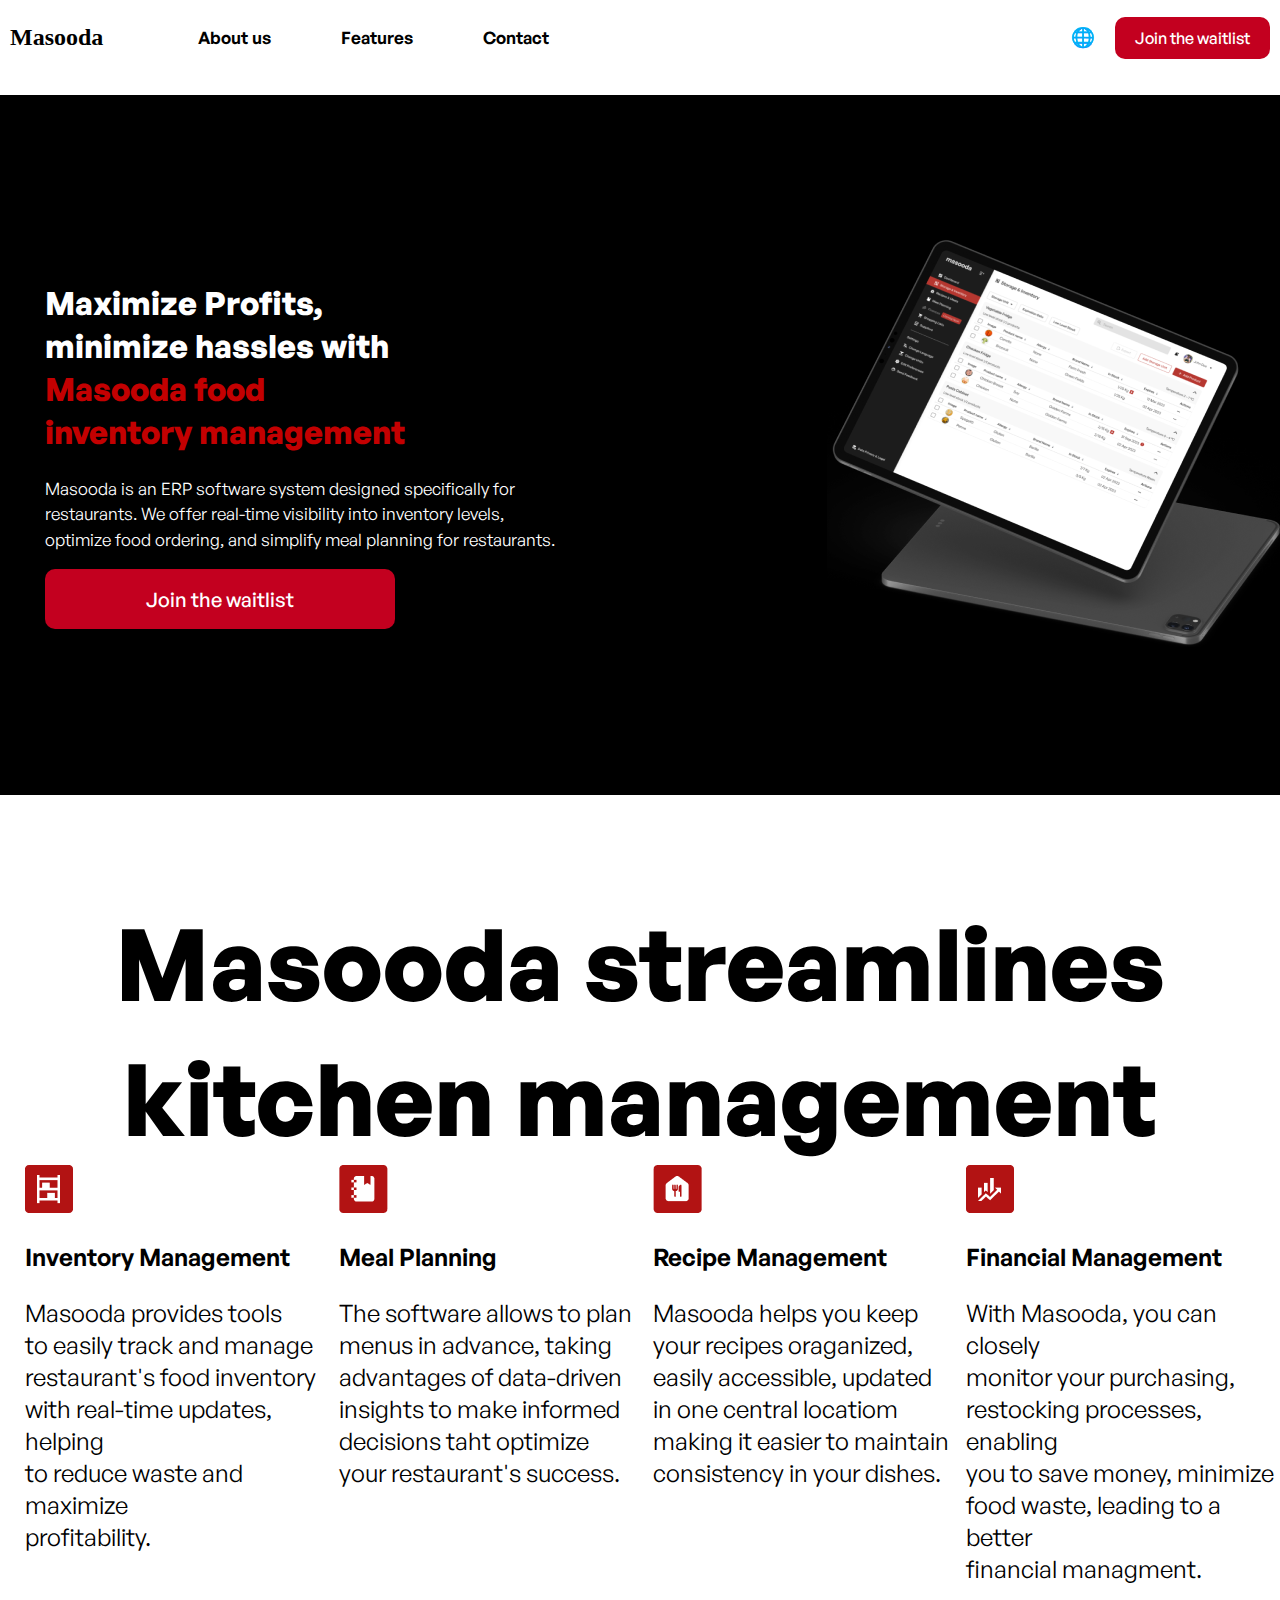
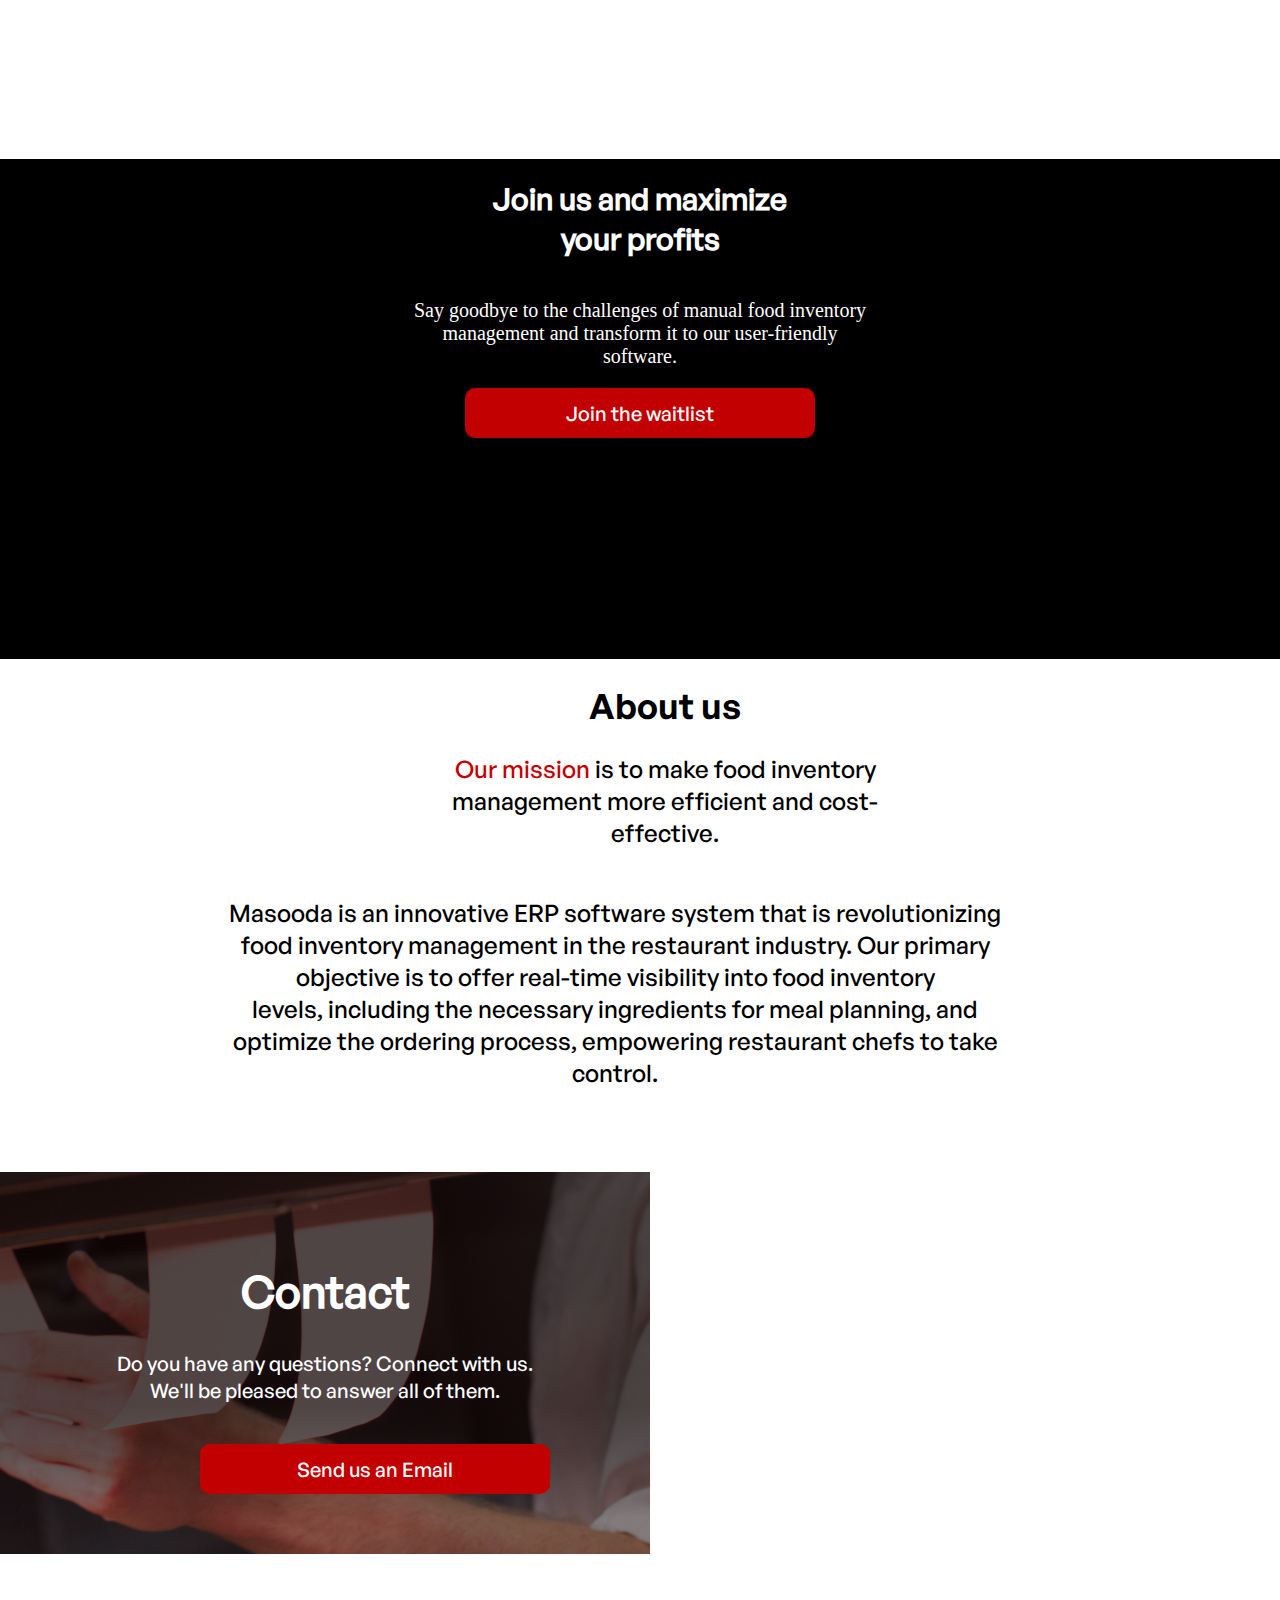
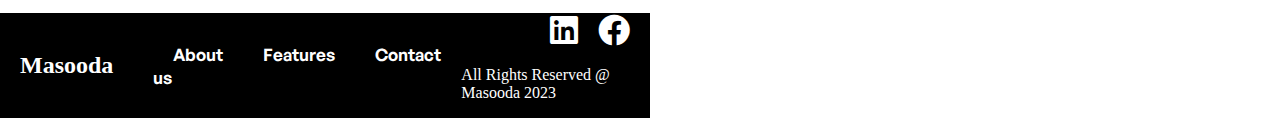
<file: index.html>
<!DOCTYPE html>
<html>
  <head>
    <meta charset="utf-8" />
    <meta http-equiv="X-UA-Compatible" content="IE=edge" />
    <title>Masooda</title>
    <meta name="viewport" content="width=device-width, initial-scale=1" />
    <link
      rel="stylesheet"
      href="https://cdnjs.cloudflare.com/ajax/libs/font-awesome/5.15.3/css/all.min.css" />

    <link
      rel="stylesheet"
      type="text/css"
      media="screen"
      href="landingPageStyle.css" />
  </head>
  <body>
    <nav class="top-nav">
      <div class="top-nav-left-section">
        <div class="brand">Masooda</div>
        <ul class="top-nav-links">
          <li><a href="#" class="top-nav_links-text">About us</a></li>
          <li><a href="#" class="top-nav_links-text">Features</a></li>
          <li><a href="#" class="top-nav_links-text">Contact</a></li>
        </ul>
      </div>
      <div class="top-nav-right-section">
        <div class="language-dropdown">
          <div class="globe-icon">&#127760;</div>
          <div class="dropdown-content">
            <a href="#" class="top-nav_links-text">EN</a>
            <a href="#" class="top-nav_links-text">עבר</a>
          </div>
        </div>
        <a href="https://forms.gle/Q9bLVLr3GfDAHjAs6" class="waitlist-link"
          >Join the waitlist</a
        >
      </div>
    </nav>

    <main class="main-container">
      <section class="top-section">
        <div style="flex: 1; margin-left: 20px; flex-wrap: wrap">
          <h1 class="top-header">
            Maximize Profits,<br />
            minimize hassles with <br />
            <span style="color: #c30001"
              >Masooda food<br />inventory management</span
            >
          </h1>
          <p class="top-header_description">
            Masooda is an ERP software system designed specifically for <br />
            restaurants. We offer real-time visibility into inventory levels,<br />
            optimize food ordering, and simplify meal planning for restaurants.
          </p>
          <button class="waitlist-link_button">
            <a href="https://forms.gle/Q9bLVLr3GfDAHjAs6">Join the waitlist</a>
          </button>
        </div>
        <div>
          <img
            src="assets/images/top-image.png"
            alt=""
            style="max-width: 100%" />
        </div>
      </section>

      <section class="features-section" id="features">
        <h1 class="features-header">
          Masooda streamlines<br />
          kitchen management
        </h1>
        <div class="features-description-block">
          <div class="features-description-block_feature">
            <img
              src="./assets/landingpage-icons/inventory-icon.png"
              alt="inventory-icon" />
            <h3>Inventory Management</h3>
            <p>
              Masooda provides tools <br />
              to easily track and manage <br />
              restaurant's food inventory <br />
              with real-time updates, helping <br />
              to reduce waste and maximize <br />
              profitability.
            </p>
          </div>
          <div class="features-description-block_feature">
            <img
              src="./assets/landingpage-icons/mealplans-icon.png"
              alt="mealplans-icon" />
            <h3>Meal Planning</h3>
            <p>
              The software allows to plan <br />
              menus in advance, taking <br />
              advantages of data-driven <br />
              insights to make informed <br />
              decisions taht optimize <br />
              your restaurant's success.
            </p>
          </div>
          <div class="features-description-block_feature">
            <img
              src="./assets/landingpage-icons/recipe-icon.png"
              alt="recipe-icon" />
            <h3>Recipe Management</h3>
            <p>
              Masooda helps you keep <br />
              your recipes oraganized, <br />
              easily accessible, updated <br />
              in one central locatiom <br />
              making it easier to maintain <br />
              consistency in your dishes.
            </p>
          </div>
          <div class="features-description-block_feature">
            <img
              src="./assets//landingpage-icons/finance-icon.png"
              alt="finance-icon" />
            <h3>Financial Management</h3>
            <p>
              With Masooda, you can closely <br />
              monitor your purchasing, <br />
              restocking processes, enabling <br />
              you to save money, minimize <br />
              food waste, leading to a better <br />
              financial managment.
            </p>
          </div>
        </div>
      </section>
      <section class="join-section">
        <div>
          <h1 style="color: white; font-size: 30px; font-family:GeneralSans-Medium ; ">
            Join us and maximize <br />your profits
          </h1>
          <p style="color: white; font-size: 20px">
            Say goodbye to the challenges of manual food inventory <br />
            management and transform it to our user-friendly <br />software.
          </p>
          <button class="waitlist-link_description">
            <a href="https://forms.gle/Q9bLVLr3GfDAHjAs6">Join the waitlist</a>
          </button>
        </div>
      </section>

      <section class="about-us-section" id="about-us">
        <div style="padding-left: 50px">
          <h1 class="about-us-section_title">About us</h1>
          <p class="about-us-section_description">
            <span style="color: #c30001">Our mission</span> is to make food
            inventory <br />
            management more efficient and cost- <br />
            effective.
          </p>
        </div>

        <div style="padding-right: 50px">
          <p class="about-us-section_description">
            Masooda is an innovative ERP software system that is revolutionizing
            <br />
            food inventory management in the restaurant industry. Our primary<br />
            objective is to offer real-time visibility into food inventory<br />
            levels, including the necessary ingredients for meal planning,
            and<br />
            optimize the ordering process, empowering restaurant chefs to
            take<br />
            control.
          </p>
        </div>
      </section>

      <section class="contact-section" id="contact">
        <div>
          <h1 style="font-size: 44px;font-family:GeneralSans-Medium;">Contact</h1>
          <p
            style="
              text-align: center;
              font-size: 20px;
              font-family: GeneralSans-Medium;
            ">
            Do you have any questions? Connect with us. <br />
            We'll be pleased to answer all of them.
          </p>
          <button class="contact-email_button">
            <a href="mailto:info@masooda.co">Send us an Email</a>
          </button>
        </div>
      </section>
      <nav class="contact-section_nav">
        <div class="contact-section_nav_content">
          <p class="brand">Masooda</p>
          <ul class="contact-section_nav-links">
            <li><a href="#" class="top-nav_links-text">About us</a></li>
            <li><a href="#" class="top-nav_links-text">Features</a></li>
            <li><a href="#" class="top-nav_links-text">Contact</a></li>
          </ul>
        </div>

        <div class="contact-section_nav-icons">
          <div style="display: flex; justify-content: flex-end">
            <a href="#" class="icon" style="margin-right: 20px"
              ><i class="fab fa-linkedin"></i
            ></a>
            <a href="#" class="icon"><i class="fab fa-facebook"></i></a>
          </div>

          <p>All Rights Reserved @ Masooda 2023</p>
        </div>
      </nav>
    </main>
    <script src="landingPageScript.js"></script>
  </body>
</html>
</file>
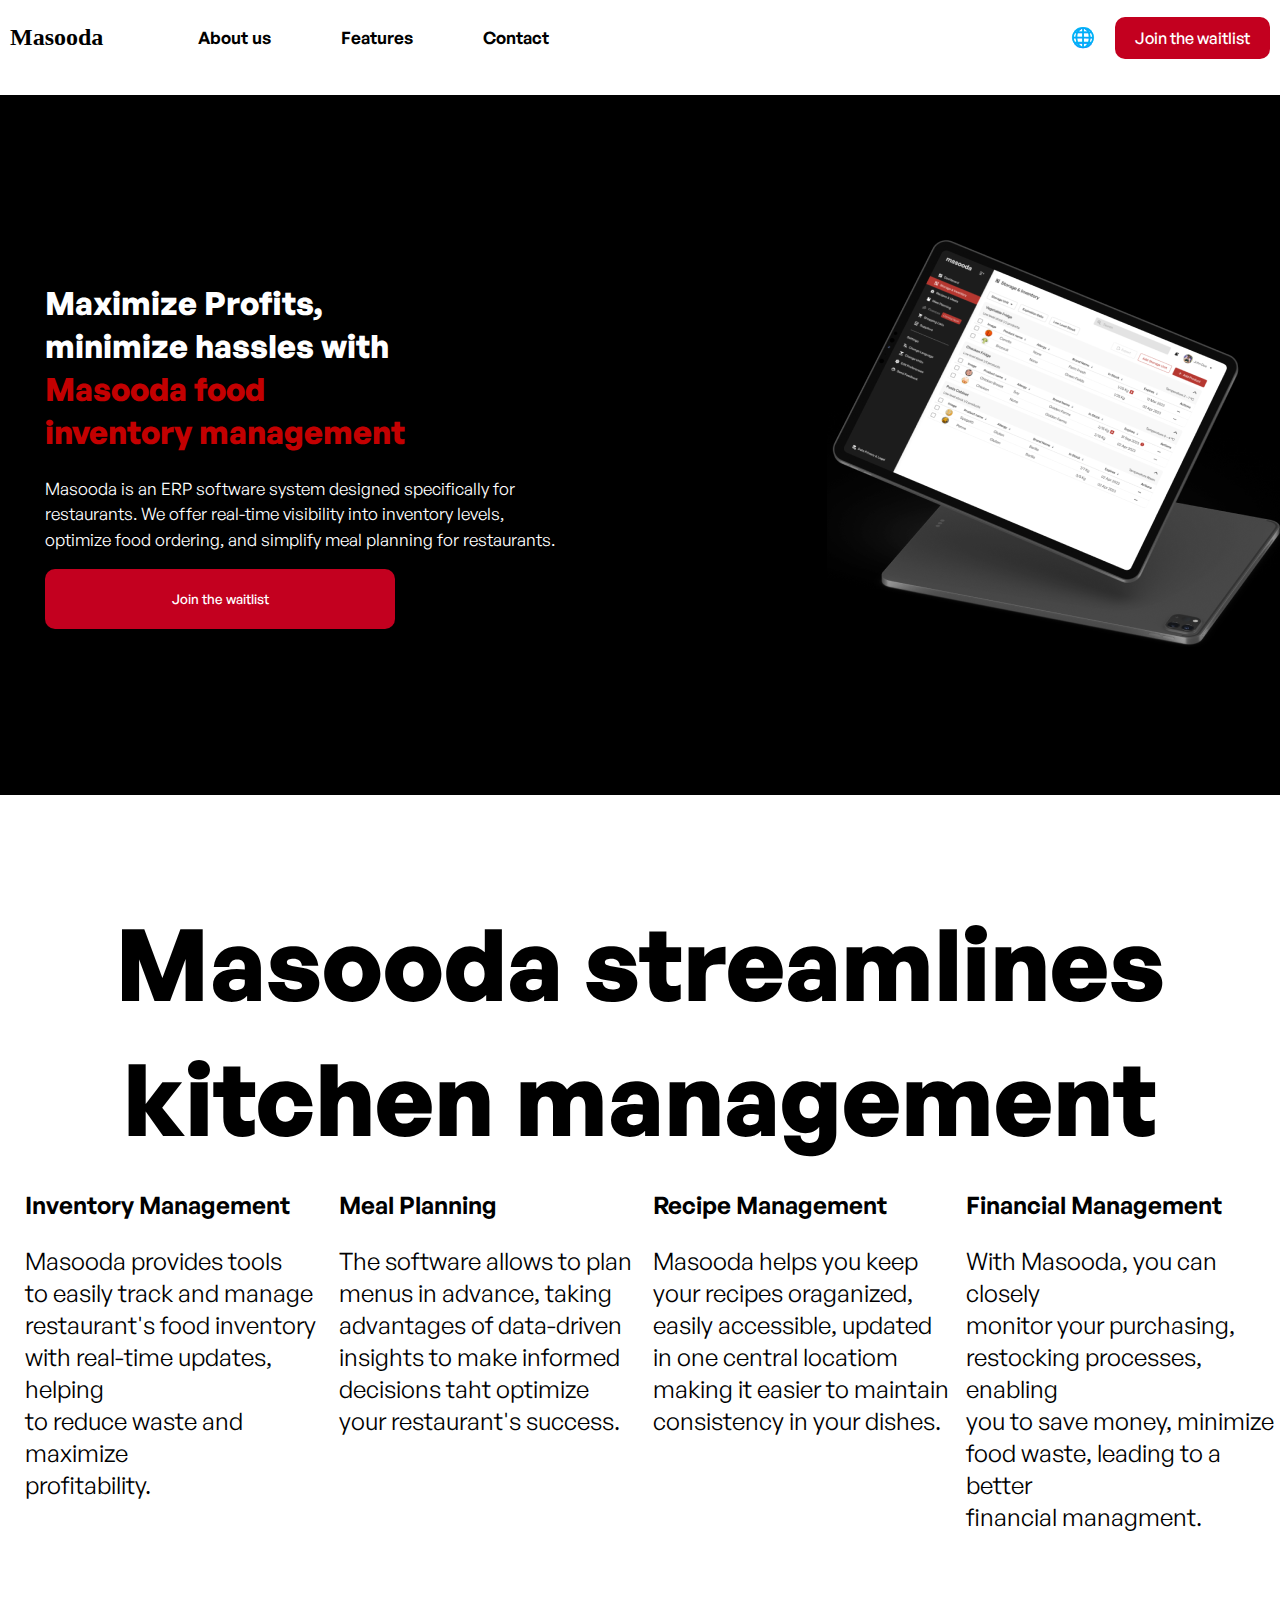
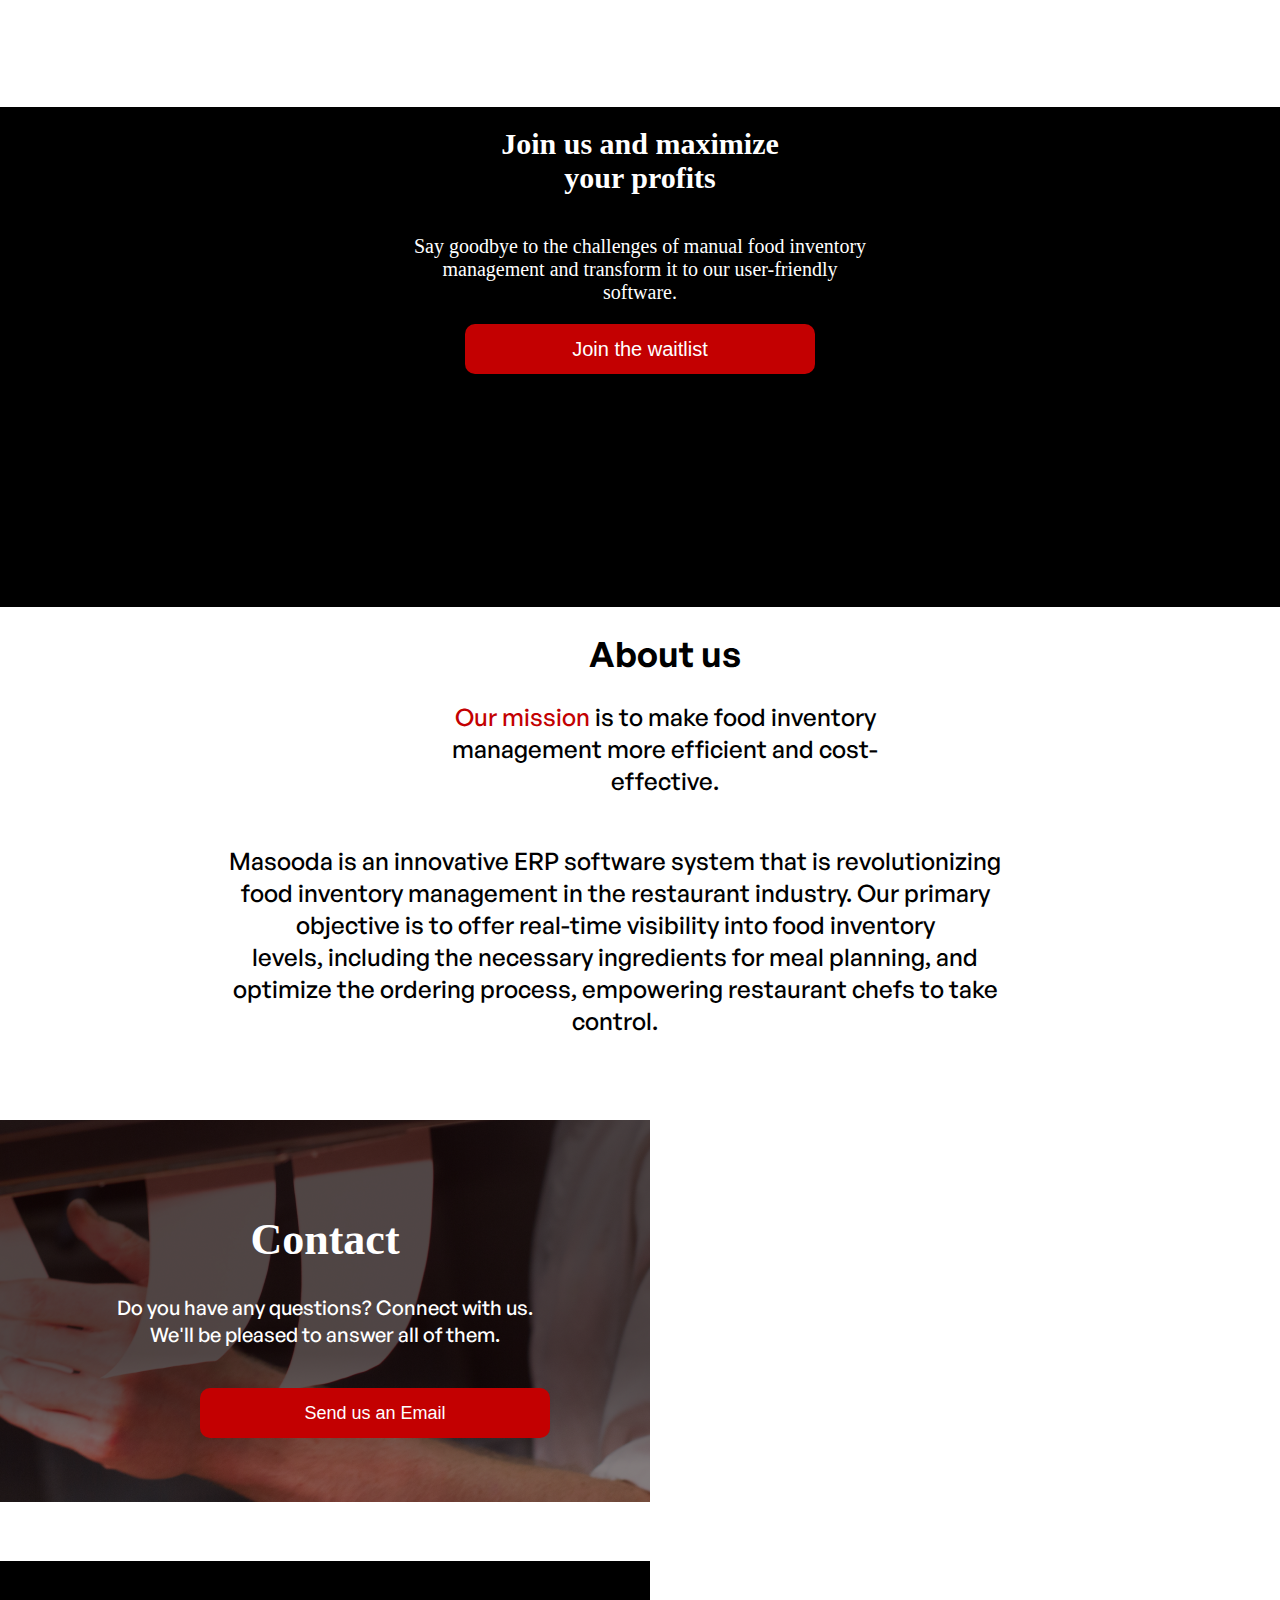
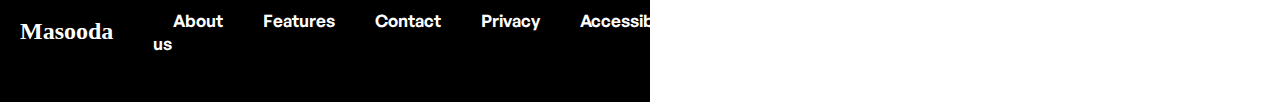
<file: landingPage.html>
<!DOCTYPE html>
<html>
  <head>
    <meta charset="utf-8" />
    <meta http-equiv="X-UA-Compatible" content="IE=edge" />
    <title>Page Title</title>
    <meta name="viewport" content="width=device-width, initial-scale=1" />
    <link
      rel="stylesheet"
      href="https://cdnjs.cloudflare.com/ajax/libs/font-awesome/5.15.3/css/all.min.css" />

    <link
      rel="stylesheet"
      type="text/css"
      media="screen"
      href="landingPageStyle.css" />
  </head>
  <body>
    <nav class="top-nav">
      <div class="top-nav-left-section">
        <div class="brand">Masooda</div>
        <ul class="top-nav-links">
          <li><a href="#" class="top-nav_links-text">About us</a></li>
          <li><a href="#" class="top-nav_links-text">Features</a></li>
          <li><a href="#" class="top-nav_links-text">Contact</a></li>
        </ul>
      </div>
      <div class="top-nav-right-section">
        <div class="language-dropdown">
          <div class="globe-icon">&#127760;</div>
          <div class="dropdown-content">
            <a href="#" class="top-nav_links-text">EN</a>
            <a href="#" class="top-nav_links-text">עבר</a>
          </div>
        </div>
        <a href="#" class="waitlist-link">Join the waitlist</a>
      </div>
    </nav>

    <main class="main-container">
      <section class="top-section">
        <div style="flex: 1; margin-left: 20px; flex-wrap: wrap">
          <h1 class="top-header">
            Maximize Profits,<br />
            minimize hassles with <br />
            <span style="color: #c30001"
              >Masooda food<br />inventory management</span
            >
          </h1>
          <p class="top-header_description">
            Masooda is an ERP software system designed specifically for <br />
            restaurants. We offer real-time visibility into inventory levels,<br />
            optimize food ordering, and simplify meal planning for restaurants.
          </p>
          <button class="waitlist-link_button">Join the waitlist</button>
        </div>
        <div>
          <img src="./images/top-image.png" alt="" style="max-width: 100%" />
        </div>
      </section>

      <section class="features-section" id="features">
        <h1 class="features-header">
          Masooda streamlines<br />
          kitchen management
        </h1>
        <div class="features-description-block">
          <div class="features-description-block_feature">
            <h3>Inventory Management</h3>
            <p>
              Masooda provides tools <br />
              to easily track and manage <br />
              restaurant's food inventory <br />
              with real-time updates, helping <br />
              to reduce waste and maximize <br />
              profitability.
            </p>
          </div>
          <div class="features-description-block_feature">
            <h3>Meal Planning</h3>
            <p>
              The software allows to plan <br />
              menus in advance, taking <br />
              advantages of data-driven <br />
              insights to make informed <br />
              decisions taht optimize <br />
              your restaurant's success.
            </p>
          </div>
          <div class="features-description-block_feature">
            <h3>Recipe Management</h3>
            <p>
              Masooda helps you keep <br />
              your recipes oraganized, <br />
              easily accessible, updated <br />
              in one central locatiom <br />
              making it easier to maintain <br />
              consistency in your dishes.
            </p>
          </div>
          <div class="features-description-block_feature">
            <h3>Financial Management</h3>
            <p>
              With Masooda, you can closely <br />
              monitor your purchasing, <br />
              restocking processes, enabling <br />
              you to save money, minimize <br />
              food waste, leading to a better <br />
              financial managment.
            </p>
          </div>
        </div>
      </section>
      <section class="join-section">
        <div>
          <h1 style="color: white; font-size: 30px">
            Join us and maximize <br />your profits
          </h1>
          <p style="color: white; font-size: 20px">
            Say goodbye to the challenges of manual food inventory <br />
            management and transform it to our user-friendly <br />software.
          </p>
          <button class="waitlist-link_description">Join the waitlist</button>
        </div>
      </section>

      <section class="about-us-section" id="about-us">
        <div style="padding-left: 50px">
          <h1 class="about-us-section_title">About us</h1>
          <p class="about-us-section_description">
            <span style="color: #c30001">Our mission</span> is to make food
            inventory <br />
            management more efficient and cost- <br />
            effective.
          </p>
        </div>

        <div style="padding-right: 50px">
          <p class="about-us-section_description">
            Masooda is an innovative ERP software system that is revolutionizing
            <br />
            food inventory management in the restaurant industry. Our primary<br />
            objective is to offer real-time visibility into food inventory<br />
            levels, including the necessary ingredients for meal planning,
            and<br />
            optimize the ordering process, empowering restaurant chefs to
            take<br />
            control.
          </p>
        </div>
      </section>

      <section class="contact-section" id="contact">
        <div>
          <h1 style="font-size: 44px">Contact</h1>
          <p
            style="
              text-align: center;
              font-size: 20px;
              font-family: GeneralSans-Medium;
            ">
            Do you have any questions? Connect with us. <br />
            We'll be pleased to answer all of them.
          </p>
          <button class="contact-email_button">Send us an Email</button>
        </div>
      </section>
      <nav class="contact-section_nav">
        <div class="contact-section_nav_content">
          <p class="brand">Masooda</p>
          <ul class="contact-section_nav-links">
            <li><a href="#" class="top-nav_links-text">About us</a></li>
            <li><a href="#" class="top-nav_links-text">Features</a></li>
            <li><a href="#" class="top-nav_links-text">Contact</a></li>
            <li><a href="#" class="top-nav_links-text">Privacy</a></li>
            <li><a href="#" class="top-nav_links-text">Accessibility</a></li>
          </ul>
        </div>

        <div class="contact-section_nav-icons">
          <div style="display: flex; justify-content: flex-end">
            <a href="#" class="icon" style="margin-right: 20px"
              ><i class="fab fa-linkedin"></i
            ></a>
            <a href="#" class="icon"><i class="fab fa-facebook"></i></a>
          </div>

          <p>All Rights Reserved @ Masooda 2023</p>
        </div>
      </nav>
    </main>
    <script src="landingPageScript.js"></script>
  </body>
</html>
</file>
<file: landingPageStyle.css>
body {
  margin: 0;
  padding: 0;
  /* background-color: #000; */
  color: #000;
}

@font-face {
  font-family: "GeneralSans-Bold";
  src: url("./assets/fonts/GeneralSans-Bold.otf") format("opentype");
}

@font-face {
  font-family: "GeneralSans-Semibold";
  src: url("./assets/fonts/GeneralSans-Semibold.otf") format("opentype");
}

@font-face {
  font-family: "GeneralSans-Medium";
  src: url("./assets/fonts//GeneralSans-Medium.otf") format("opentype");
}

@font-face {
  font-family: "GeneralSans-Regular";
  src: url("./assets/fonts/GeneralSans-Regular.otf") format("opentype");
}

button {
  cursor: pointer;
  color: #fff;
  border: none;
}

.top-nav {
  color: #000;
  display: flex;
  justify-content: space-between;
  align-items: center;
  padding: 10px;
  border-bottom-left-radius: 8px;
  border-bottom-right-radius: 10px;
}

.top-nav-left-section {
  display: flex;
  align-items: center;
}

.brand {
  font-size: 1.5rem;
  font-weight: bold;
}

.top-nav-links {
  list-style: none;
  display: flex;
  margin-left: 20px;
}

.top-nav_links-text {
  font-family: "GeneralSans-SemiBold" ;
  font-size: 22px;
  margin-left: 20px;
}

.top-nav-links li {
  margin-right: 20px;
 
}

.top-nav-links li:last-child {
  margin-right: 0;
}

.top-nav-links li a {
  text-decoration: none;
  color: #000;
}

.top-nav-right-section {
  display: flex;
  align-items: center;
}

.language-dropdown {
  position: relative;
  cursor: pointer;
  margin-right: 20px;
}

.globe-icon {
  font-size: 1.2rem;
}

.globe-icon::before {
  content: "\1F310"; /* Unicode for the globe icon */
  color: #fff; /* Set the color of the icon to white */
  position: absolute;
}

.dropdown-content {
  position: absolute;
  top: 100%;
  right: 0;
  background-color: #000;
  min-width: 50px;
  display: none;
}

.language-dropdown:hover .dropdown-content {
  display: block;
}

.dropdown-content a {
  color: #fff;
  text-decoration: none;
  display: block;
  padding: 5px;
}

.waitlist-link {
  background-color: #c3001f;
  color: #fff;
  padding: 10px 20px;
  text-decoration: none;
  border-radius: 10px;
  font-family: "GeneralSans-Medium";
}

.main-container {
  margin-top: 20px;
}

.top-section {
  display: flex;
  flex-wrap: wrap;
  justify-content: space-between;
  align-items: center;
  background-color: #000;
  color: #fff;
  height: 700px;
}
#about-us-right{
  padding-right: 50px
}
.features-section {
  margin-top: 100px;
}

.waitlist-link_button {
  background-color: #c3001f;
  padding: 10px 20px;
  border: none;
  width: 60%;
  height: 60px;
  font-family: "GeneralSans-Medium";
  margin-left: 25px;
  border-radius:10px;
}
#about-us-div{
  padding-left: 50px
}

.waitlist-link_button a {
  color: #fff;
  font-size: 20px;
  text-decoration: none;
}

.top-header {
  font-size: 48px;
  font-family: "GeneralSans-Bold";
  margin-left: 25px;
}

.top-header_description {
  font-size: 24px;
  font-family: "GeneralSans-Regular";
  margin-left: 25px;
}

.features-header {
  text-align: center;
  margin-bottom: 80px;
  font-size: 44px;
  font-family: "GeneralSans-Bold";
}

.features-description-block {
  display: flex;
  flex-wrap: wrap;
  margin-left: 25px;
}

.features-description-block h3 {
  text-align: left;
  font-size: 30px;
  font-family: "GeneralSans-Semibold";
}

.features-description-block p {
  text-align: left;
  font-size: 24px;
  font-family: "GeneralSans-Regular";
}

.features-description-block_feature{
  flex: 1 1 300px;
}
.features-description-block_feature h3{
  font-size: 24px;
}

.contact-section {
  width: 650px;
  height: 500px;
  display: flex;
  color: white;
  justify-content: center;
  align-items: center;
  flex-direction: column;
  border-radius: 8px;
  background-image: url("./assets/images/bot-image.png");
  background-repeat: no-repeat;
  background-position: center;
}

.contact-section h1 {
  justify-content: center;
  align-items: center;
  align-self: center;
  text-align: center;
  font-size: 32px;
  
}




.contact-email_button {
  font-size: 18px; /* Adjust button font size */
  margin-top: 20px; /* Add spacing below the paragraph */
}

.contact-email_button {
  width: 350px;
  height: 50px;
  background-color: #c30001;
  margin-left: 30px;
  text-align: center ;
  border-radius: 10px;
  margin-left: 100px;
}

.contact-email_button a {
  color: white;
  font-size: 20px;
  font-family: "GeneralSans-Medium";
  text-decoration: none;
}

hr {
  border: none;
  border-top: 1px solid white;
  width: 100%;
  margin-top: 50px;
  margin-bottom: 20px;
}

.contact-section_nav {
  background-color: #000;
  color: #fff;
  display: flex;
  align-items: center;
  justify-content: space-between;
  width: 650px;

}

.contact-section_nav_content {
  display: flex;
  align-items: center;
  padding-left: 20px;
}

.contact-section_nav-links {
  list-style: none;
  display: flex;
}

.contact-section_nav-links li {
  margin-right: 20px;
}

.contact-section_nav-links li a {
  text-decoration: none;
  color: #fff;
}

.contact-section_nav-icons {
  display: flex;
  flex-direction: column;
  padding-right: 20px;
}

.icon {
  color: white;
  font-size: 32px;
}

.join-section {
  height: 500px;
  margin-top: 150px;
  background-color: #000;
  width: 100%;
  
  /* background-image: url("./assets/images/mid-image.png"); */
  /* background-repeat: no-repeat;
  background-position: center;
  background-size: 50% 100%; */
 
}

.join-section div {
  text-align: center;
  justify-content: center;
  align-self: center;
  align-items: center;
  display: flex;
  flex-direction: column;
 
}
div button.waitlist-link_button{
width: 350px;
margin-right: 20px;
}

.waitlist-link_description {
  width: 350px;
  height: 50px;
  background-color: #c30001;
  font-size: 20px;
  border-radius: 10px;
  margin-bottom: 50px;
}

.waitlist-link_description a {
  color: white;
  font-family: "GeneralSans-Medium";
  text-decoration: none;
}

.about-us-section {
  margin-top: 100px;
  display: flex;
  flex-wrap: wrap;
  justify-content: space-between;
  vertical-align: middle;
}

.about-us-section_title {
  font-size: 35px;
  font-family: "GeneralSans-Semibold";
}

.about-us-section_description {
  font-size: 24px;
  font-family: "GeneralSans-Medium";
}
.meet_the_team a {
  color: #fff;
  font-size: 20px;
  text-decoration: none;
}
.meet_the_team {
  background-color: #c3001f;
  padding: 10px 20px;
  border: none;
  width: 35%;
  height: 60px;
  font-family: "GeneralSans-Medium";
  margin-left: 25px;
  border-radius:10px;
 
}


/* @media only screen and  (min-width: 300px) and (max-width: 768px) {
  
  .meet_the_team
  {
    width: 50%;
    font-size: 10px;
    height:10%;
    margin-right: 70px;
  }
  img{
    margin:30px;
    text-align: center;
  }
  #about-us-div{
    margin-right: 100px;
  }
  #contact h1{
    font-size: 20px !important;
  }
  #contact p{
    font-size: 20px !important;
    text-align: center;
  }
  #contact button{
    margin-right: 100px;
  }
  .features-header,
  #about-us
  {
    font-size:35px;
    text-align: center;
  }
  .main-container,
  .features-description-block,
  .contact-section_nav {
    max-width: 100%;
    height: 100%;
    font-size: 9px;
  }
} */


/* @media only screen and (min-width: 600px) and (max-width: 768px) {
  .top-nav,
  .main-container,
   #features,
  .features-description-block,
  .contact-section_na
 {
     
      max-width: 100%;
    height: 100%;
    font-size: 128px;
    font-family: 'Gill Sans', 'Gill Sans MT', Calibri, 'Trebuchet MS', sans-serif;
  }
}
.mobile-image {
  max-width: 100%; 
  height: auto; 
} */

.top-header_description {
  width: 100%;
  font-size: 16px;
  line-height: 1.5;
}



@media only screen and (min-width: 430px) and (max-width: 1310px) {
 

  .meet_the_team{
    text-align: center;
    justify-content: center;
    align-self: center;
    align-items: center;
  margin-left: -5px !important;
  width: 500px !important;
  }
  #about-us-right p {
    padding-left: 50px;
  }
  #about-us-div h1{
    margin-left: 50px;
  }

  #about-us-div h1 p{
    justify-content: center;
    align-self: center;
    align-content: center;
    text-align: center;
  }

  .features-header,
  #about-us
  {
    justify-content: center !important;
    align-self: center !important;
    align-content: center !important;
    margin: 0 auto !important; /* This centers the element horizontally */
    font-size:100px !important;
    text-align: center !important;
  }
  #intro {
      /* your custom styles for intro div */
      padding: 10px;
      text-align: center; /* Example: to center the text */
  }
  
  .top-header {
      /* your custom styles for header */
      font-size: 2rem; /* Example: to decrease the font-size */
  }
  
  .top-header_description {
      /* your custom styles for description */
      font-size: 1rem; /* Example: to decrease the font-size */
  }

  .img-fluid {
      /* your custom styles for images */

      width: 500%; /* Example: to make the image width 100% of its container */
      max-width: 100%;
  }
}
.text-content,
.image-content {
    flex: 1;
}

@media only screen and (min-width: 335px) and (max-width:1000px) {
  #about-us-div h1{
    /* margin-right: 50px; */
    font-size: 30px !important;
    padding-left: 0 !important;

  }

  #about-us-div .about-us-section_description{
    padding-left: 0 !important;

    /* margin-right: 200px !important ; */
    font-size: 22px !important;
    /* padding-right: 120px !important; */
    /* margin-right: 50px !important; */
  }

  .about-us-section {
    flex-direction: column;
    padding: 0 20px;
    text-align: center;
  }
  #about-us-right p{
    margin-left: 70px !important;
    font-size: 20px !important;
  }

  .about-us-section_title {
    font-size: 24px;
    margin-top: 20px; /* Adjust margin to vertically center the title */
  }

  .about-us-section_description {
    font-size: 16px;
    margin-bottom: 20px; /* Adjust margin to vertically center the paragraphs */
  }

  .meet-the-team-section {
    margin: 20px;
  }

  .meet_the_team {
    font-size: 16px; /* Adjust button font size for smaller screens */
  }
  .top-header_description {
    font-size: 18px;
    width: 80%;
    margin: 0 auto;
}
  .menu-toggle {
    margin-left: 290px;
    cursor: pointer;
  }
  
  .menu-toggle span {
    display: block;
    width: 30px;
    height: 3px;
    background-color: #333;
    margin: 6px 0;
    transition: 0.4s;
  }
  
  .top-nav.active .menu-toggle span:nth-child(1) {
    transform: rotate(-45deg) translate(-5px, 6px);
  }
  
  .top-nav.active .menu-toggle span:nth-child(2) {
    opacity: 0;
  }
  
  .top-nav.active .menu-toggle span:nth-child(3) {
    transform: rotate(45deg) translate(-5px, -6px);
  }
  .top-nav-links li,
.dropdown-content li {
  text-align: center; /* Center-align the list items */
}
.top-nav-links a,
.dropdown-content a {
  color: #fff;
  text-decoration: none;
  display: block;
  padding: 10px;
  text-align: center; /* Center-align the anchor tags */
  margin: 0 auto; /* Center the text horizontally */
}
  
.top-nav-links {
  display: flex;
  flex-direction: column;
  background-color: white; /* Set the background color to white or any desired color */
  position: absolute;
  top: 60px;
  left: 0;
  width: 100%;
  opacity: 0;
  transition: 0.4s;
  z-index: -1;
}
.language-dropdown {
  text-align: center; /* Center-align the language dropdown */
}

.language-dropdown .dropdown-content {
  background-color: white; /* Set the background color to white or any desired color */
  position: static; /* Remove absolute positioning */
  width: auto; /* Allow content to expand horizontally */
  margin: 0 auto; /* Center the content horizontally */
}

  
  .top-nav.active .top-nav-links {
    opacity: 1;
    z-index: 1;
  }
  
  .top-nav-links li {
    text-align: center;
    padding: 10px;
  }
  
  .top-nav-links a {
    color: #fff;
    text-decoration: none;
    display: block;
  }
  
  /* .top-nav {
    display: none;
  } */
  .top-nav-links{
    text-align: center;
    font-size: 20px;

  }
  .brand img{
    margin-left: 10px;
    text-align: center;
    width: 177px;
  }
  /* .top-nav .waitlist-link{
    display: none;
  } */
    .image-content {
      z-index: 1;
        order: -1; /* This will make the image go above the text on small screens */
    }
    .top-section {
      justify-content: center;
      align-items: center;
      align-self: center;
      text-align: center;
      height: auto; /* Adjust the height as needed */
      width: 135%; /* Adjust the width as needed */
      padding: 20px; /* Add some padding to center content */
      box-sizing: border-box; /* Include padding in width/height calculation */
    }
    .top-section button{
      justify-content: center;
      align-items: center;
      margin: 10px;

    }
  
    .top-section .col-6 {
      text-align: center;
      width: 200%; /* Full width for the columns */
      margin-right: 10px;
    }
 
    .top-section h1 {
      font-size: 28px; /* Adjust the font size as needed */
    }
  
    .top-section p {
      margin-left: 60px !important;
      text-align: center !important;
      font-size: 19px !important; /* Adjust the font size as needed */
    }
    .mobile-image {
      max-width: 200%; /* Adjust the max-width to fit the container */
      width: auto; /* Let the image scale proportionally */
      margin-left: 0; /* Remove left margin */
      margin-top: 20px; /* Adjust top margin as needed */
      text-align: center;
    }
    section.center-button {
      display: flex;
      justify-content: center;
      align-items: center;
      margin: 40px auto; /* Adjust the margin as needed */
      text-align: center;
    }
  
    .features-header {
      margin-left: 30px !important;
      font-size: 30px !important;
      text-align: center !important;
      /* margin: 0 auto !important; */
      max-width: 100% !important;
      margin-left: 2px !important;
      padding: 0 4px !important;
  }
  .contact-section_nav-links{
    display: none;
  }
  .about-us-section{
    text-align: center;
  }
  .about-us-section h1 p{
    margin-right: 220px;
    text-align: center;
  }
  .join-section{
    width: 135%;
    text-align: center;
    font-size: 13px;
  }
  .join-section h1{
    font-size: 23px !important;
    justify-content: center;
    align-self: center;
    margin-top: 100px;
  }
  .contact-section_nav-links{
    width: 100%;
  }
  .meet_the_team {
    display: block;
    text-align: center;
    margin: 0 auto 0 30px; /* Adds right margin */
    width: 200px;
}
  .about-us-section_description {
    display: block;
    text-align: center;
    margin: 0 auto;
    width: 100%;
}


.mobile-image {
  max-width: 100%; /* Ensures image doesn't overflow the container */
  height: auto; /* Maintains the aspect ratio */
}
.features-description-block_feature{
  text-align: left;
}

.contact-section_nav {
  flex-direction: column; /* Stack items vertically */
}

.contact-section_nav_content {
  text-align: center; /* Center-align content */
}

.contact-section_nav_links {
  text-align: center; /* Center-align links */
}

.contact-section_nav_icons {
  display: flex;
  flex-direction: column; /* Stack icons and copyright vertically */
  align-items: center; /* Center-align items horizontally */
  margin-top: 10px; /* Add some top margin for spacing */
}

.contact-section_nav_icons a {
  margin: 10px; /* Add spacing between items */
}
.contact-section {
  padding: 10px;
}

h1 {
  font-size: 30px !important;
}

p {
  text-align: center;
  margin-right: 20px;
  font-size: 14px !important;
  margin: 30px !important;
}

.contact-email_button {
  width: 400px;
  margin-right: 120px;
  text-align: center;
  font-size: 14px;
}
}
@media only screen and (min-width: 1026px) {
  .top-nav_links-text {
    font-family: "GeneralSans-SemiBold" ;
    font-size: 17px;
    margin-left: 20px;
  }
  .top-header_description {
    width: 100%;
    font-size: 17px;
    line-height: 1.5;
}
  .top-nav {
    display: flex;
    justify-content: space-between;
  }

  .menu-toggle {
    display: none;
  }

  .top-nav-links {
    display: flex;
    align-items: center;
    background-color: transparent;
    position: relative;
    top: 0;
    left: 0;
    opacity: 1;
    z-index: 1;
  }


  .top-nav-links li {
    padding: 0 15px;
  }
}
</file>
